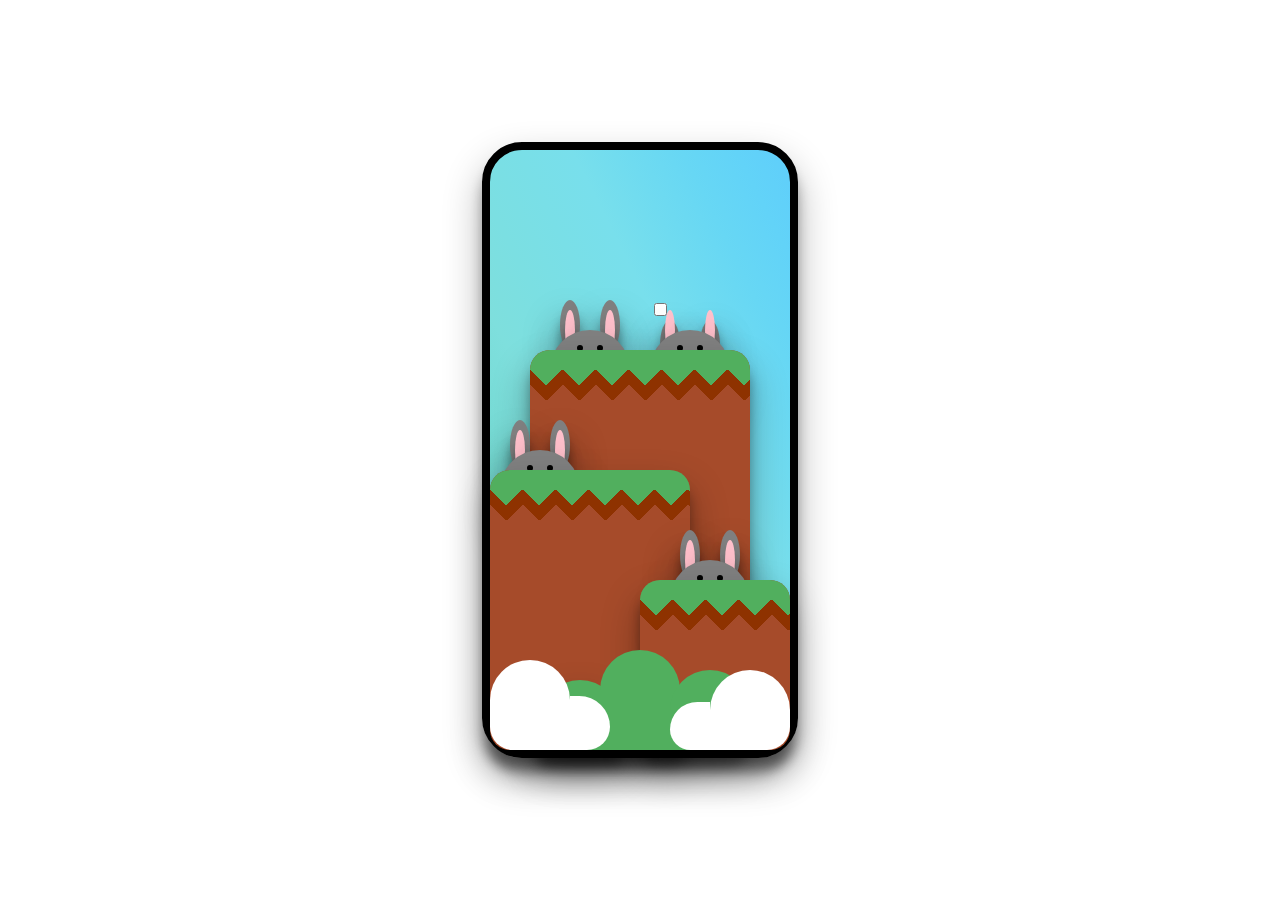
<file: index.html>
<!DOCTYPE html>
<html lang="en">
  <head>
    <meta charset="UTF-8" />
    <meta http-equiv="X-UA-Compatible" content="IE=edge" />
    <meta name="viewport" content="width=device-width, initial-scale=1.0" />
    <link rel="stylesheet" href="style.css" />
    <title>Document</title>
  </head>
  <body>
    <div class="phone">
      <!-- conejo -->
      <div class="capa1">
        <input type="checkbox">
        <div class="oreja-izquierda--externa"></div>
        <div class="oreja-izquierda--interna"></div>
        <div class="oreja-derecha--externa"></div>
        <div class="oreja-derecha--interna"></div>
        <div class="cabeza">
          <div class="cabeza__ojo cabeza__ojo--izquierda"></div>
          <div class="cabeza__ojo cabeza__ojo--derecha"></div>
        </div>
      </div>

      <!-- lobo -->
      <div class="capa2">
        <div class="oreja-izquierda--externa"></div>
        <div class="oreja-izquierda--interna"></div>
        <div class="oreja-derecha--externa"></div>
        <div class="oreja-derecha--interna"></div>
        <div class="cabeza">
          <div class="cabeza__ojo cabeza__ojo--izquierda"></div>
          <div class="cabeza__ojo cabeza__ojo--derecha"></div>
        </div>
      </div>

      <!-- montaña -->
      <div class="capa3">
        <div class="lawn"></div>
        <div class="land"></div>
      </div>
      
      <!-- lobo -->
      <div class="capa4">
        <div class="oreja-izquierda--externa"></div>
        <div class="oreja-izquierda--interna"></div>
        <div class="oreja-derecha--externa"></div>
        <div class="oreja-derecha--interna"></div>
        <div class="cabeza">
          <div class="cabeza__ojo cabeza__ojo--izquierda"></div>
          <div class="cabeza__ojo cabeza__ojo--derecha"></div>
        </div>
      </div>
      <!-- montaña -->
      <div class="capa5">
        <div class="lawn"></div>
        <div class="land"></div>
      </div>
        <!-- lobo -->
      <div class="capa6">
        <div class="oreja-izquierda--externa"></div>
        <div class="oreja-izquierda--interna"></div>
        <div class="oreja-derecha--externa"></div>
        <div class="oreja-derecha--interna"></div>
        <div class="cabeza">
          <div class="cabeza__ojo cabeza__ojo--izquierda"></div>
          <div class="cabeza__ojo cabeza__ojo--derecha"></div>
        </div>
      </div>
      <!-- montaña -->
      <div class="capa7">
        <div class="lawn"></div>
        <div class="land"></div>
      </div>
      <!-- arbusto -->
      <div class="capa8">
        <div class="capa8_izq"></div>
        <div class="capa8-centro"></div>
        <div class="capa8-der"></div>
      </div>
      <!-- arbusto -->
      <div class="capa9">
        <div class="capa9-izq"></div>
        <div class="capa9-der"></div>
      </div>
      <!-- arbusto -->
      <div class="capa10">
        <div class="capa10-izq"></div>
        <div class="capa10-der"></div>
      </div>
    </div>
  </body>
</html>
</file>
<file: style.css>
@import url("https://fonts.googleapis.com/css2?family=Roboto+Serif&display=swap");

:root {
  --dark-brown: #8E3200;
  --light-brown: #A64B2A;
  --dark-green: #51af5e;
  --light-green: #51af5e;
  --shadow: 0 19px 38px rgba(0,0,0,0.30),
            0 15px 12px rgba(0,0,0,0.22);
}


body {
  font-family: "Roboto Serif", serif;
  counter-reset: game;
  margin: 0;
  height: 100vh;
  width: 100%;
  display: grid;
  place-items: center;
}

.phone {
  position: relative;
  border: 8px solid black;
  border-radius: 40px;
  height: 600px;
  width: 300px;
  background-image: linear-gradient(
    to right top,
    #6bd1be,
    #6fd5c6,
    #73d8ce,
    #78dcd6,
    #7edfdd,
    #7bdfe2,
    #79dfe7,
    #78dfec,
    #6fdbf0,
    #67d7f4,
    #62d3f8,
    #5fcefb
  );
  box-shadow: 0 19px 38px rgba(0, 0, 0, 0.3), 0 15px 12px rgba(0, 0, 0, 0.3);
}

.oreja-izquierda--externa {
  background-color: gray;
  border-radius: 90%;
  width: 20px;
  height: 50px;
  position: absolute;
  left: 10px;
  box-shadow: 0 19px 38px rgba(0, 0, 0, 0.3), 0 15px 12px rgba(0, 0, 0, 0.3);
}

.oreja-izquierda--interna {
  background-color: pink;
  border-radius: 90%;
  width: 10px;
  height: 40px;
  position: absolute;
  top: 10px;
  left: 15px;
  box-shadow: 0 19px 38px rgba(0, 0, 0, 0.3), 0 15px 12px rgba(0, 0, 0, 0.3);
}
.oreja-derecha--externa {
  background-color: gray;
  border-radius: 90%;
  width: 20px;
  height: 50px;
  position: absolute;
  right: 10px;
  box-shadow: 0 19px 38px rgba(0, 0, 0, 0.3), 0 15px 12px rgba(0, 0, 0, 0.3);
}

.oreja-derecha--interna {
  background-color: pink;
  border-radius: 90%;
  width: 10px;
  height: 40px;
  position: absolute;
  top: 10px;
  right: 15px;
  box-shadow: 0 19px 38px rgba(0, 0, 0, 0.3), 0 15px 12px rgba(0, 0, 0, 0.3);
}

.cabeza {
  background-color: gray;
  border-radius: 50px;
  height: 80px;
  left: 0;
  right: 0;
  margin: auto;
  position: absolute;
  top: 30px;
  width: 100%;
  box-shadow: 0 19px 38px rgba(0, 0, 0, 0.3), 0 15px 12px rgba(0, 0, 0, 0.3);
}

.cabeza__ojo {
  background-color: black;
  border-radius: 50%;
  height: 6px;
  width: 6px;
  position: absolute;
  top: 15px;
  animation-name: parpadeo;
  animation-duration: 2s;
  animation-iteration-count: infinite;
  box-shadow: 0 19px 38px rgba(0, 0, 0, 0.3), 0 15px 12px rgba(0, 0, 0, 0.3);
}

@keyframes parpadeo {
  0% {
    height: 8px;
  }
  5% {
    transform: translate(0px, 2px);
    height: 1px;
  }
  10% {
    transform: translate(0px, 0px);
    height: 8px;
  }
}

.cabeza__ojo--izquierda {
  left: 27px;
  box-shadow: 0 19px 38px rgba(0, 0, 0, 0.3), 0 15px 12px rgba(0, 0, 0, 0.3);
}
.cabeza__ojo--derecha {
  right: 27px;
  box-shadow: 0 19px 38px rgba(0, 0, 0, 0.3), 0 15px 12px rgba(0, 0, 0, 0.3);
}

.capa1 {
  position: absolute;
  z-index: 1;
  height: 450px;
  width: 80px;
  background-color: transparent;
  bottom: 0;
  right: 60px;
  
}

.capa2 {
  position: absolute;
  z-index: 2;
  height: 450px;
  width: 80px;
  background-color: transparent;
  bottom: 0;
  left: 60px;
}
.capa3 {
  position: absolute;
  border-radius: 20px;
  z-index: 3;
  left: 0;
  overflow: hidden;
  right: 0;
  margin: 0 auto;
  width: 220px;
  height: 400px;
  background: var(--light-brown);
  bottom: 0;
  box-shadow: 0 19px 38px rgba(0, 0, 0, 0.3), 0 15px 12px rgba(0, 0, 0, 0.3);
}
.capa4 {
  position: absolute;
  z-index: 4;
  height: 330px;
  width: 80px;
  background-color: transparent;
  bottom: 0;
  left: 10px;
}
.capa5 {
  position: absolute;
  z-index: 5;
  border-radius: 20px;
  overflow: hidden;
  left: 0;
  right: 100px;
  margin: 0 auto;
  width: 200px;
  height: 280px;
  background: var(--light-brown);
  bottom: 0;
  box-shadow: 0 19px 38px rgba(0, 0, 0, 0.3), 0 15px 12px rgba(0, 0, 0, 0.3);
}
.capa6 {
  position: absolute;
  z-index: 6;
  height: 220px;
  width: 80px;
  background-color: transparent;
  bottom: 0;
  right: 40px;
}
.capa7 {
  overflow: hidden;
  position: absolute;
  z-index: 7;
  border-radius: 20px;
  overflow: hidden;
  right: 0;
  margin: 0 auto;
  width: 150px;
  height: 170px;
  background: var(--light-brown);
  bottom: 0;
  box-shadow: 0 19px 38px rgba(0, 0, 0, 0.3), 0 15px 12px rgba(0, 0, 0, 0.3);
}
.capa8 {
  bottom: 0;
  height: 100px;
  left: 0;
  margin: 0 auto;
  position: absolute;
  z-index: 8;
  right: 0;
  width: 200px;
}

.capa8_izq{
  background-color: var(--dark-green);
  border-radius: 40px 40px 0 0;
  bottom: 0;
  display: inline-block;
  height: 70%;
  left: 0;
  position: absolute;
  width: 80px;
  box-shadow: 0 19px 38px rgba(0, 0, 0, 0.3), 0 15px 12px rgba(0, 0, 0, 0.3);
}

.capa8-centro{
  background-color: var(--dark-green);
  border-radius: 40px 40px 0 0;
  bottom: 0;
  display:inline-block;
  height: 100%;
  left: 60px;
  position: absolute;
  width: 80px;
}

.capa8-der{
  background-color: var(--dark-green);
  border-radius: 40px 40px 0 0;
  bottom: 0;
  display: inline-block;
  height: 80%;
  left: 130px;
  position: absolute;
  width: 80px;
}
.capa9 {
  position: absolute;
  z-index: 9;
  width: 100px;
  height: 90px;
  bottom: 0;
}


.capa9-izq{
  background-color: white;
  border-radius: 40px 40px 0 23px;
  bottom: 0;
  display:inline-block;
  height: 100%;
  position: absolute;
  width: 80px;
}

.capa9-der{
  background-color: white;
  border-radius: 0 40px 30px 0;
  bottom: 0;
  display:inline-block;
  height: 60%;
  left: 80px;
  position: absolute;
  width: 40px;
}
.capa10 {
  position: absolute;
  z-index: 10;
  margin: 0 auto;
  width: 100px;
  height: 80px;
  right: 0;
  bottom: 0;

}

.capa10-izq{
  background: white;
  border-radius: 40px 0 0 30px;
  bottom: 0;
  display: inline-block;
  height: 60%;
  right: 80px;
  position: absolute;
  width: 40px;
}

.capa10-der{
  background: white;
  border-radius: 40px 40px 23px 0;
  display: inline-block;
  height: 100%;
  right: 0px;
  position: absolute;
  width: 80px;
}

.lawn {
  background: var(--dark-green);
  height: 20px;
  width: 100%;
}

.land {
  background: linear-gradient(135deg, var(--dark-green) 25%, transparent 25%) -50px 0,
              linear-gradient(-135deg, var(--dark-green) 25%, transparent 25%) -50px 0,
              linear-gradient(45deg, var(--light-brown) 25%, transparent 25%),
              linear-gradient(-45deg, transparent 25%, var(--dark-brown) 25%);
  background-size: 33px 30px;
  height: 30px;
  width: 100%;
}

/* Animaciones */

.capa1 input[type=checkbox]{

}
</file>
